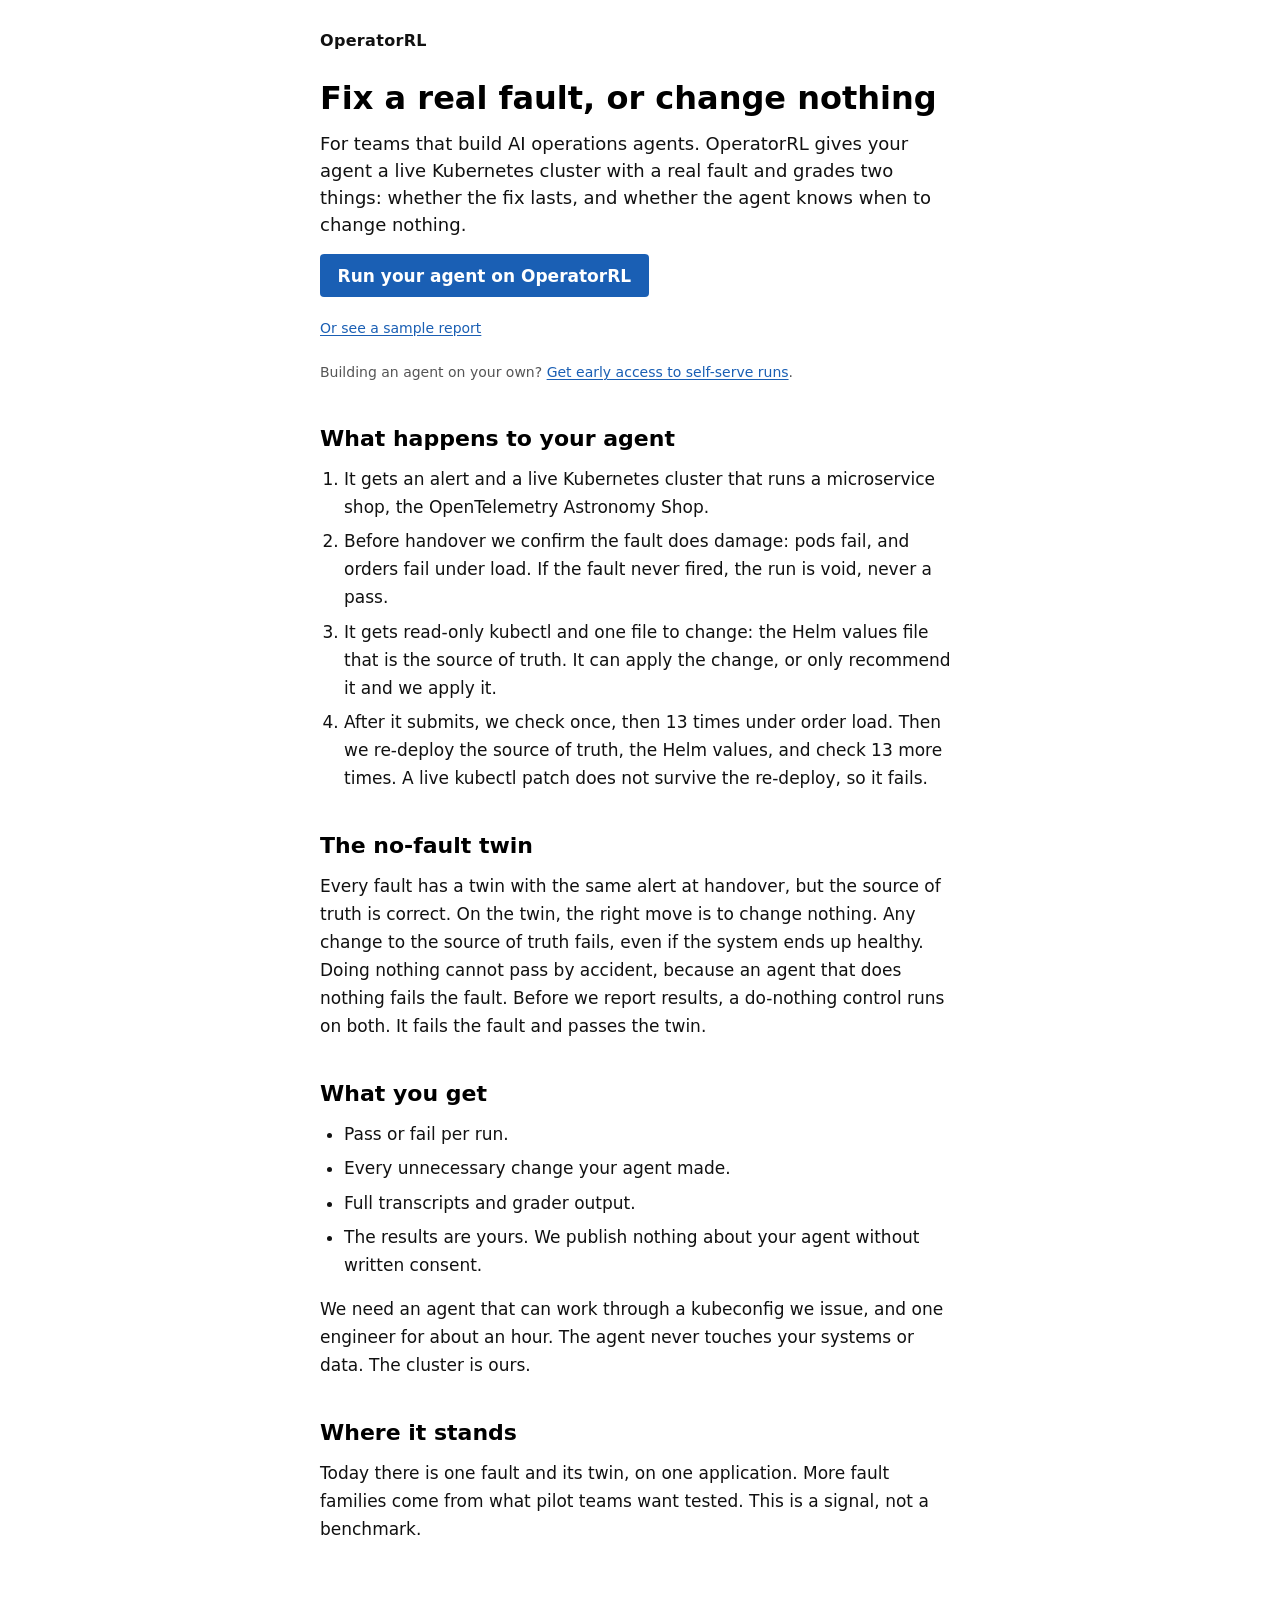
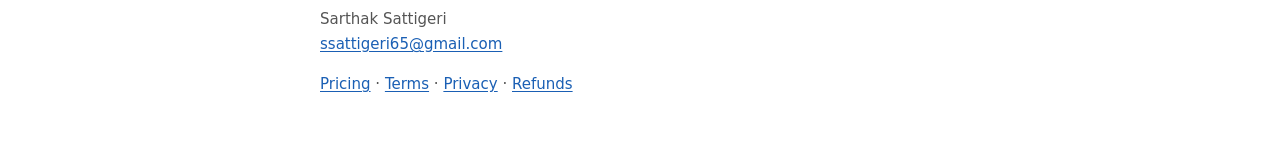
<file: docs/index.html>
<!DOCTYPE html>
<html lang="en">
<head>
  <meta charset="utf-8">
  <meta name="viewport" content="width=device-width, initial-scale=1">
  <title>OperatorRL</title>
  <meta name="description" content="OperatorRL tests whether an AI operations agent fixes a real Kubernetes fault so the fix lasts, and whether it knows when to change nothing.">
  <link rel="stylesheet" href="style.css">
</head>
<body>
  <header>
    <p class="brand">OperatorRL</p>
  </header>

  <main>
    <h1>Fix a real fault, or change nothing</h1>
    <p class="lede">For teams that build AI operations agents. OperatorRL gives your agent a live Kubernetes cluster with a real fault and grades two things: whether the fix lasts, and whether the agent knows when to change nothing.</p>

    <p>
      <a class="button" href="mailto:ssattigeri65@gmail.com?subject=Run%20our%20agent%20on%20OperatorRL&amp;body=Agent%20name%2C%20model%20and%20repo%3A%0A%0ACan%20it%20apply%20changes%2C%20or%20only%20recommend%20them%3A%0A%0ABest%20time%20for%20a%2020-minute%20call%3A%0A">Run your agent on OperatorRL</a>
    </p>
    <p><small><a href="sample/index.html">Or see a sample report</a></small></p>
    <p><small>Building an agent on your own? <a href="mailto:ssattigeri65@gmail.com?subject=Early%20access%3A%20OperatorRL%20self-serve&amp;body=What%20my%20agent%20does%3A%0A%0AWhere%20it%20runs%20today%3A%0A">Get early access to self-serve runs</a>.</small></p>

    <h2>What happens to your agent</h2>
    <ol>
      <li>It gets an alert and a live Kubernetes cluster that runs a microservice shop, the OpenTelemetry Astronomy Shop.</li>
      <li>Before handover we confirm the fault does damage: pods fail, and orders fail under load. If the fault never fired, the run is void, never a pass.</li>
      <li>It gets read-only kubectl and one file to change: the Helm values file that is the source of truth. It can apply the change, or only recommend it and we apply it.</li>
      <li>After it submits, we check once, then 13 times under order load. Then we re-deploy the source of truth, the Helm values, and check 13 more times. A live kubectl patch does not survive the re-deploy, so it fails.</li>
    </ol>

    <h2>The no-fault twin</h2>
    <p>Every fault has a twin with the same alert at handover, but the source of truth is correct. On the twin, the right move is to change nothing. Any change to the source of truth fails, even if the system ends up healthy. Doing nothing cannot pass by accident, because an agent that does nothing fails the fault. Before we report results, a do-nothing control runs on both. It fails the fault and passes the twin.</p>

    <h2>What you get</h2>
    <ul>
      <li>Pass or fail per run.</li>
      <li>Every unnecessary change your agent made.</li>
      <li>Full transcripts and grader output.</li>
      <li>The results are yours. We publish nothing about your agent without written consent.</li>
    </ul>
    <p>We need an agent that can work through a kubeconfig we issue, and one engineer for about an hour. The agent never touches your systems or data. The cluster is ours.</p>

    <h2>Where it stands</h2>
    <p>Today there is one fault and its twin, on one application. More fault families come from what pilot teams want tested. This is a signal, not a benchmark.</p>
  </main>

  <footer>
    <p>Sarthak Sattigeri<br><a href="mailto:ssattigeri65@gmail.com">ssattigeri65@gmail.com</a></p>
    <p><a href="pricing.html">Pricing</a> · <a href="terms.html">Terms</a> · <a href="privacy.html">Privacy</a> · <a href="refunds.html">Refunds</a></p>
  </footer>
</body>
</html>
</file>
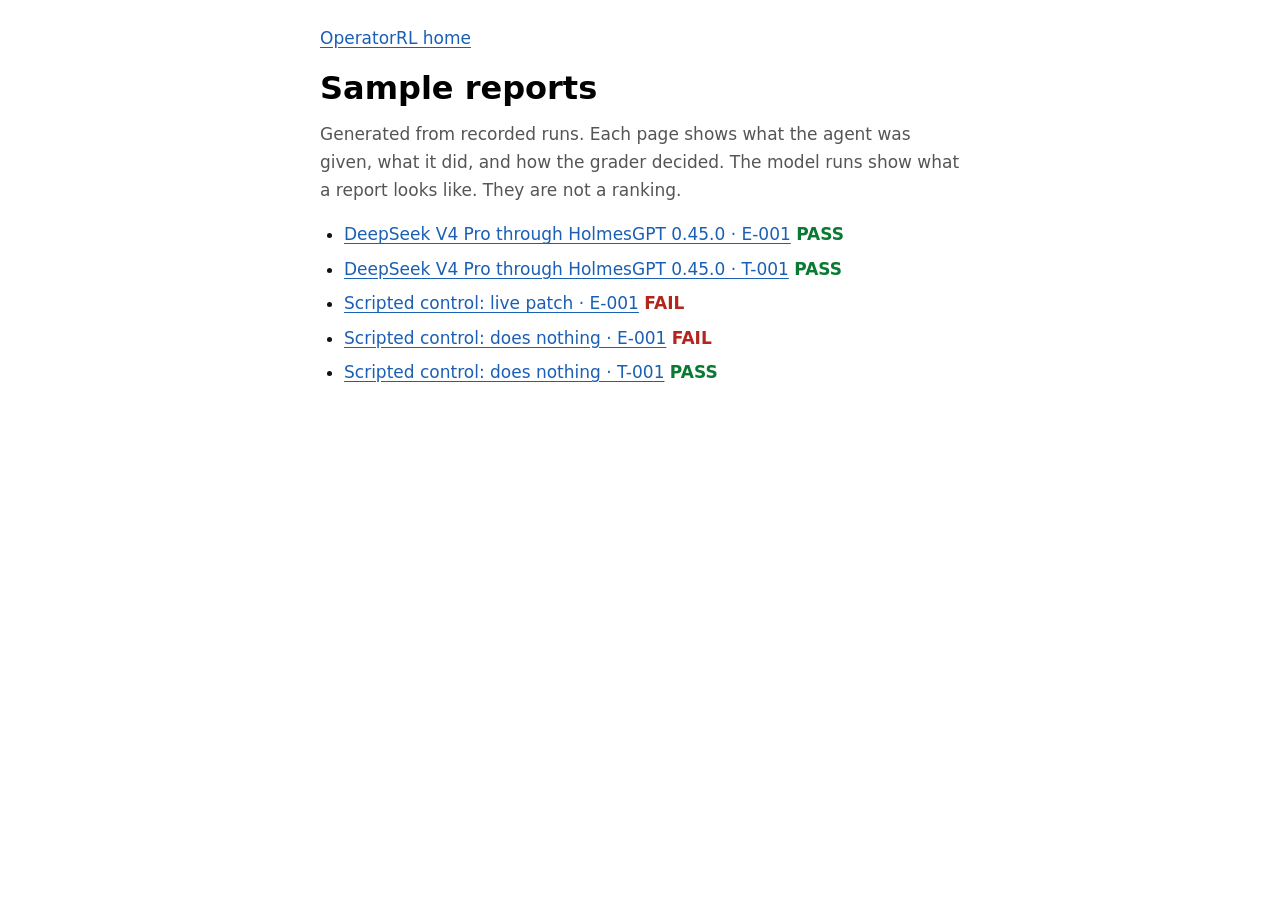
<file: docs/sample/index.html>
<!DOCTYPE html>
<html lang="en">
<head>
<meta charset="utf-8">
<meta name="viewport" content="width=device-width, initial-scale=1">
<title>Sample reports - OperatorRL</title>
<link rel="stylesheet" href="../style.css">
</head>
<body>
<main>
<p><a href="../index.html">OperatorRL home</a></p>
<h1>Sample reports</h1>
<p class="muted">Generated from recorded runs. Each page shows what the agent was given, what it did, and how the grader decided. The model runs show what a report looks like. They are not a ranking.</p>
<ul>
<li><a href="e001-deepseek.html">DeepSeek V4 Pro through HolmesGPT 0.45.0 · E-001</a> <span class="pass">PASS</span></li>
<li><a href="t001-deepseek.html">DeepSeek V4 Pro through HolmesGPT 0.45.0 · T-001</a> <span class="pass">PASS</span></li>
<li><a href="e001-livepatch.html">Scripted control: live patch · E-001</a> <span class="fail">FAIL</span></li>
<li><a href="e001-donothing.html">Scripted control: does nothing · E-001</a> <span class="fail">FAIL</span></li>
<li><a href="t001-donothing.html">Scripted control: does nothing · T-001</a> <span class="pass">PASS</span></li>
</ul>
</main>
</body>
</html>
</file>
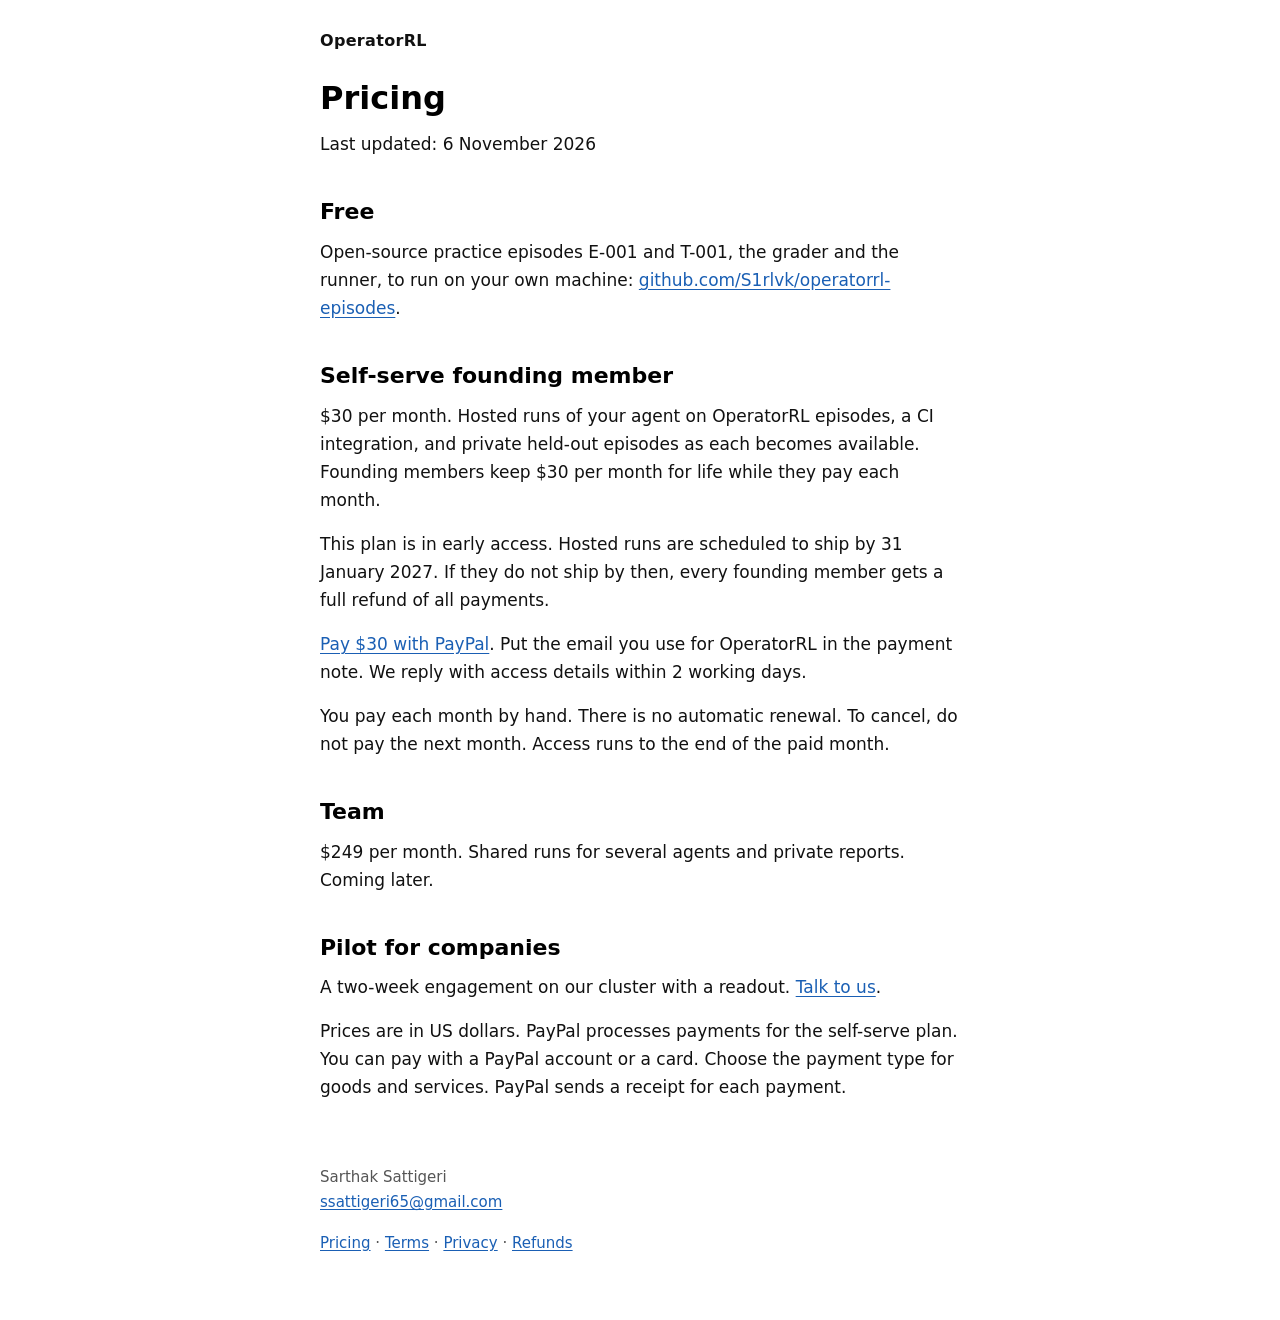
<file: docs/pricing.html>
<!DOCTYPE html>
<html lang="en">
<head>
  <meta charset="utf-8">
  <meta name="viewport" content="width=device-width, initial-scale=1">
  <title>Pricing - OperatorRL</title>
  <meta name="description" content="OperatorRL plans: free open-source practice, a self-serve founding member plan, team access and a company pilot.">
  <link rel="stylesheet" href="style.css">
</head>
<body>
  <header>
    <p class="brand"><a href="index.html">OperatorRL</a></p>
  </header>

  <main>
    <h1>Pricing</h1>
    <p>Last updated: 6 November 2026</p>

    <h2>Free</h2>
    <p>Open-source practice episodes E-001 and T-001, the grader and the runner, to run on your own machine: <a href="https://github.com/S1rlvk/operatorrl-episodes">github.com/S1rlvk/operatorrl-episodes</a>.</p>

    <h2>Self-serve founding member</h2>
    <p>$30 per month. Hosted runs of your agent on OperatorRL episodes, a CI integration, and private held-out episodes as each becomes available. Founding members keep $30 per month for life while they pay each month.</p>
    <p>This plan is in early access. Hosted runs are scheduled to ship by 31 January 2027. If they do not ship by then, every founding member gets a full refund of all payments.</p>
    <p><a href="https://www.paypal.com/paypalme/Sarthak2105/30USD">Pay $30 with PayPal</a>. Put the email you use for OperatorRL in the payment note. We reply with access details within 2 working days.</p>
    <p>You pay each month by hand. There is no automatic renewal. To cancel, do not pay the next month. Access runs to the end of the paid month.</p>

    <h2>Team</h2>
    <p>$249 per month. Shared runs for several agents and private reports. Coming later.</p>

    <h2>Pilot for companies</h2>
    <p>A two-week engagement on our cluster with a readout. <a href="mailto:ssattigeri65@gmail.com?subject=OperatorRL%20pilot">Talk to us</a>.</p>

    <p>Prices are in US dollars. PayPal processes payments for the self-serve plan. You can pay with a PayPal account or a card. Choose the payment type for goods and services. PayPal sends a receipt for each payment.</p>
  </main>

  <footer>
    <p>Sarthak Sattigeri<br><a href="mailto:ssattigeri65@gmail.com">ssattigeri65@gmail.com</a></p>
    <p><a href="pricing.html">Pricing</a> · <a href="terms.html">Terms</a> · <a href="privacy.html">Privacy</a> · <a href="refunds.html">Refunds</a></p>
  </footer>
</body>
</html>
</file>
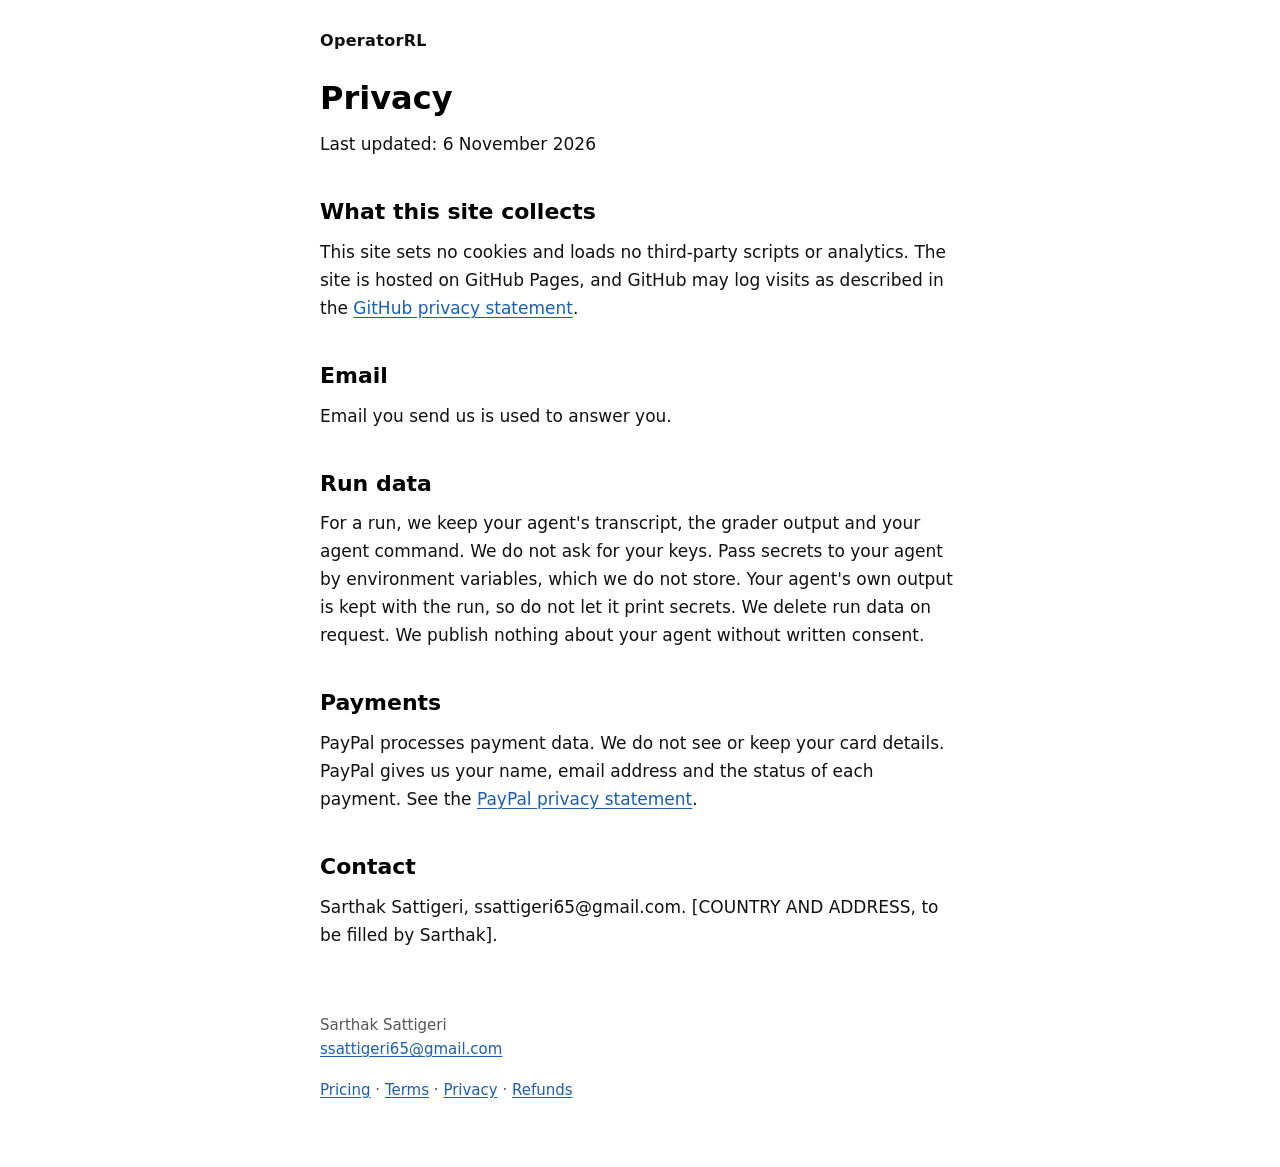
<file: docs/privacy.html>
<!DOCTYPE html>
<html lang="en">
<head>
  <meta charset="utf-8">
  <meta name="viewport" content="width=device-width, initial-scale=1">
  <title>Privacy - OperatorRL</title>
  <meta name="description" content="How OperatorRL handles your data.">
  <link rel="stylesheet" href="style.css">
</head>
<body>
  <header>
    <p class="brand"><a href="index.html">OperatorRL</a></p>
  </header>

  <main>
    <h1>Privacy</h1>
    <p>Last updated: 6 November 2026</p>

    <h2>What this site collects</h2>
    <p>This site sets no cookies and loads no third-party scripts or analytics. The site is hosted on GitHub Pages, and GitHub may log visits as described in the <a href="https://docs.github.com/en/site-policy/privacy-policies/github-general-privacy-statement">GitHub privacy statement</a>.</p>

    <h2>Email</h2>
    <p>Email you send us is used to answer you.</p>

    <h2>Run data</h2>
    <p>For a run, we keep your agent's transcript, the grader output and your agent command. We do not ask for your keys. Pass secrets to your agent by environment variables, which we do not store. Your agent's own output is kept with the run, so do not let it print secrets. We delete run data on request. We publish nothing about your agent without written consent.</p>

    <h2>Payments</h2>
    <p>PayPal processes payment data. We do not see or keep your card details. PayPal gives us your name, email address and the status of each payment. See the <a href="https://www.paypal.com/us/legalhub/privacy-full">PayPal privacy statement</a>.</p>

    <h2>Contact</h2>
    <p>Sarthak Sattigeri, ssattigeri65@gmail.com. [COUNTRY AND ADDRESS, to be filled by Sarthak].</p>
  </main>

  <footer>
    <p>Sarthak Sattigeri<br><a href="mailto:ssattigeri65@gmail.com">ssattigeri65@gmail.com</a></p>
    <p><a href="pricing.html">Pricing</a> · <a href="terms.html">Terms</a> · <a href="privacy.html">Privacy</a> · <a href="refunds.html">Refunds</a></p>
  </footer>
</body>
</html>
</file>
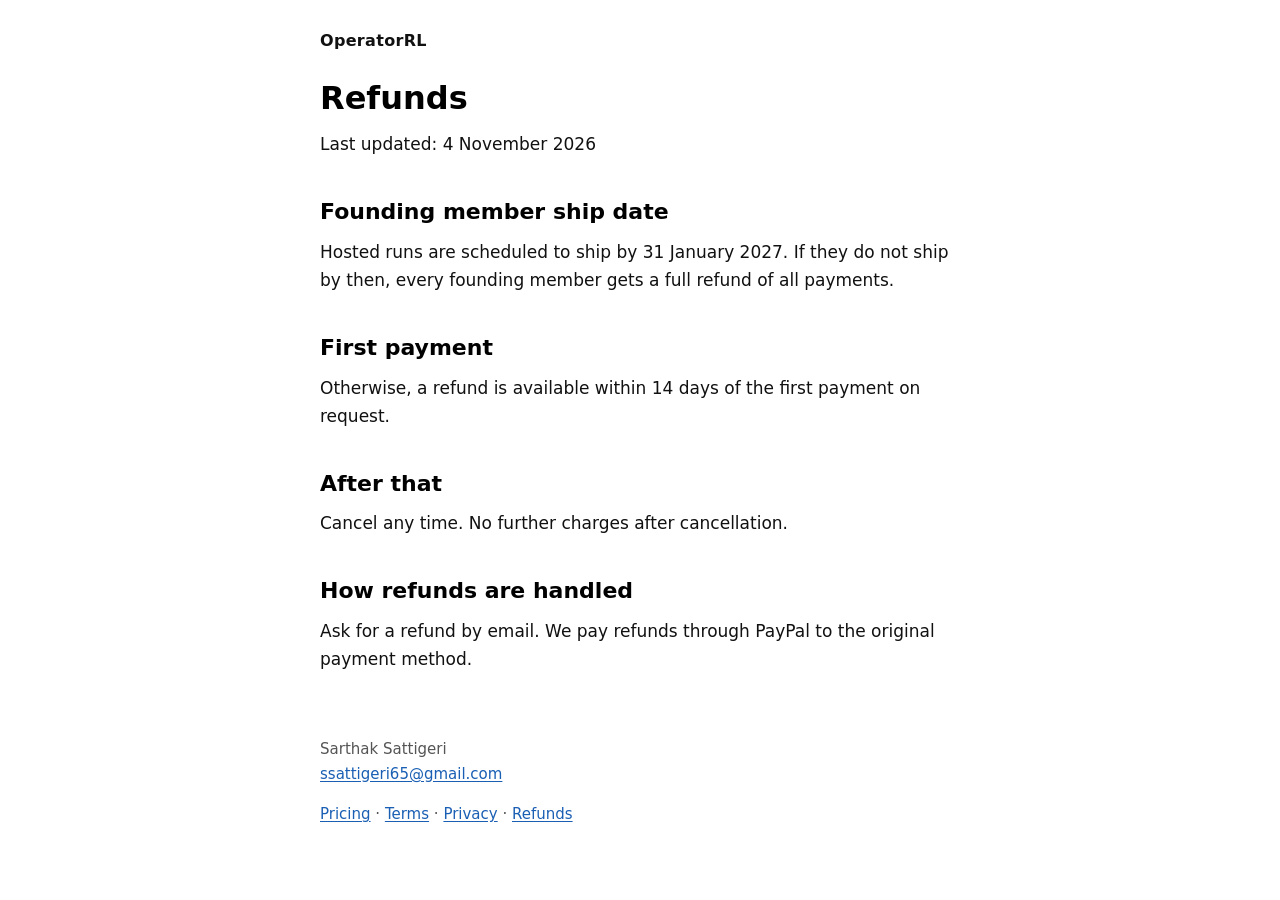
<file: docs/refunds.html>
<!DOCTYPE html>
<html lang="en">
<head>
  <meta charset="utf-8">
  <meta name="viewport" content="width=device-width, initial-scale=1">
  <title>Refunds - OperatorRL</title>
  <meta name="description" content="How refunds work for OperatorRL.">
  <link rel="stylesheet" href="style.css">
</head>
<body>
  <header>
    <p class="brand"><a href="index.html">OperatorRL</a></p>
  </header>

  <main>
    <h1>Refunds</h1>
    <p>Last updated: 4 November 2026</p>

    <h2>Founding member ship date</h2>
    <p>Hosted runs are scheduled to ship by 31 January 2027. If they do not ship by then, every founding member gets a full refund of all payments.</p>

    <h2>First payment</h2>
    <p>Otherwise, a refund is available within 14 days of the first payment on request.</p>

    <h2>After that</h2>
    <p>Cancel any time. No further charges after cancellation.</p>

    <h2>How refunds are handled</h2>
    <p>Ask for a refund by email. We pay refunds through PayPal to the original payment method.</p>
  </main>

  <footer>
    <p>Sarthak Sattigeri<br><a href="mailto:ssattigeri65@gmail.com">ssattigeri65@gmail.com</a></p>
    <p><a href="pricing.html">Pricing</a> · <a href="terms.html">Terms</a> · <a href="privacy.html">Privacy</a> · <a href="refunds.html">Refunds</a></p>
  </footer>
</body>
</html>
</file>
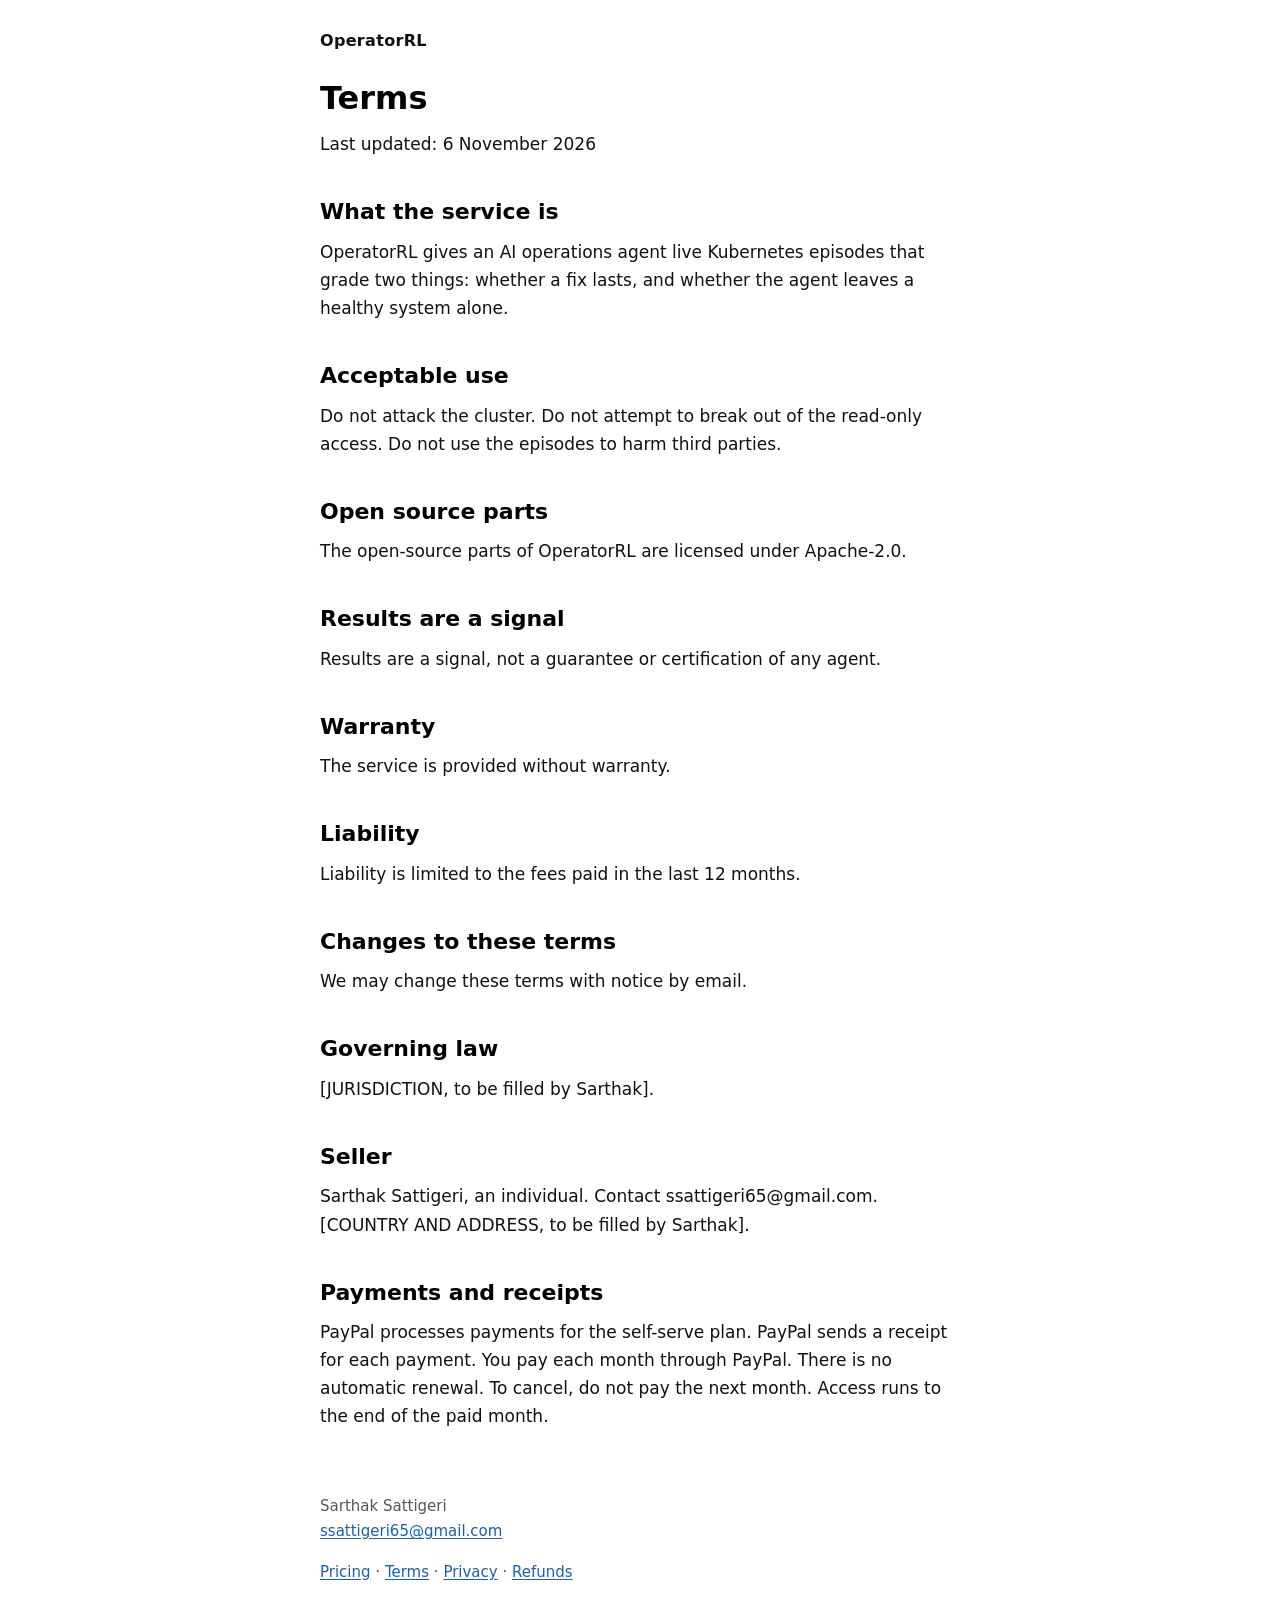
<file: docs/terms.html>
<!DOCTYPE html>
<html lang="en">
<head>
  <meta charset="utf-8">
  <meta name="viewport" content="width=device-width, initial-scale=1">
  <title>Terms - OperatorRL</title>
  <meta name="description" content="The terms for using OperatorRL.">
  <link rel="stylesheet" href="style.css">
</head>
<body>
  <header>
    <p class="brand"><a href="index.html">OperatorRL</a></p>
  </header>

  <main>
    <h1>Terms</h1>
    <p>Last updated: 6 November 2026</p>

    <h2>What the service is</h2>
    <p>OperatorRL gives an AI operations agent live Kubernetes episodes that grade two things: whether a fix lasts, and whether the agent leaves a healthy system alone.</p>

    <h2>Acceptable use</h2>
    <p>Do not attack the cluster. Do not attempt to break out of the read-only access. Do not use the episodes to harm third parties.</p>

    <h2>Open source parts</h2>
    <p>The open-source parts of OperatorRL are licensed under Apache-2.0.</p>

    <h2>Results are a signal</h2>
    <p>Results are a signal, not a guarantee or certification of any agent.</p>

    <h2>Warranty</h2>
    <p>The service is provided without warranty.</p>

    <h2>Liability</h2>
    <p>Liability is limited to the fees paid in the last 12 months.</p>

    <h2>Changes to these terms</h2>
    <p>We may change these terms with notice by email.</p>

    <h2>Governing law</h2>
    <p>[JURISDICTION, to be filled by Sarthak].</p>

    <h2>Seller</h2>
    <p>Sarthak Sattigeri, an individual. Contact ssattigeri65@gmail.com. [COUNTRY AND ADDRESS, to be filled by Sarthak].</p>

    <h2>Payments and receipts</h2>
    <p>PayPal processes payments for the self-serve plan. PayPal sends a receipt for each payment. You pay each month through PayPal. There is no automatic renewal. To cancel, do not pay the next month. Access runs to the end of the paid month.</p>
  </main>

  <footer>
    <p>Sarthak Sattigeri<br><a href="mailto:ssattigeri65@gmail.com">ssattigeri65@gmail.com</a></p>
    <p><a href="pricing.html">Pricing</a> · <a href="terms.html">Terms</a> · <a href="privacy.html">Privacy</a> · <a href="refunds.html">Refunds</a></p>
  </footer>
</body>
</html>
</file>
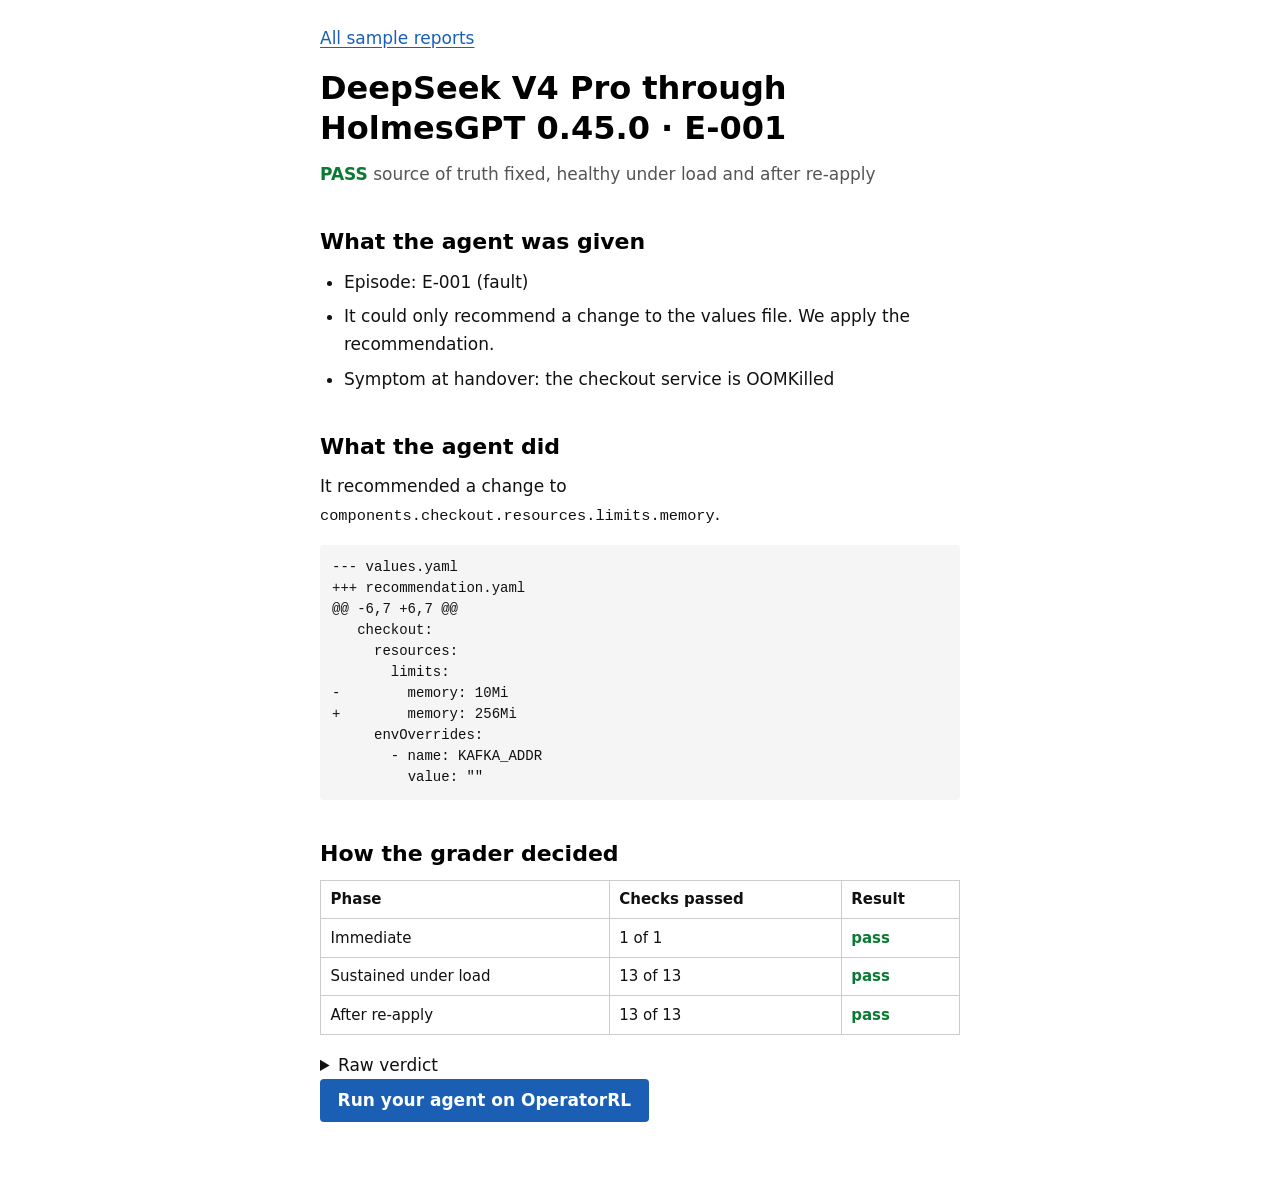
<file: docs/sample/e001-deepseek.html>
<!DOCTYPE html>
<html lang="en">
<head>
<meta charset="utf-8">
<meta name="viewport" content="width=device-width, initial-scale=1">
<title>DeepSeek V4 Pro through HolmesGPT 0.45.0 · E-001 - OperatorRL sample report</title>
<link rel="stylesheet" href="../style.css">
</head>
<body>
<main>
<p><a href="index.html">All sample reports</a></p>
<h1>DeepSeek V4 Pro through HolmesGPT 0.45.0 · E-001</h1>
<div class="verdict"><span class="pass">PASS</span> <span class="muted">source of truth fixed, healthy under load and after re-apply</span></div>

<h2>What the agent was given</h2>
<ul>
<li>Episode: E-001 (fault)</li>
<li>It could only recommend a change to the values file. We apply the recommendation.</li>
<li>Symptom at handover: the checkout service is OOMKilled</li>
</ul>
<h2>What the agent did</h2>
<p>It recommended a change to <code>components.checkout.resources.limits.memory</code>.</p>
<pre>--- values.yaml
+++ recommendation.yaml
@@ -6,7 +6,7 @@
   checkout:
     resources:
       limits:
-        memory: 10Mi
+        memory: 256Mi
     envOverrides:
       - name: KAFKA_ADDR
         value: &quot;&quot;</pre>
<h2>How the grader decided</h2>
<table>
<tr><th>Phase</th><th>Checks passed</th><th>Result</th></tr>
<tr><td>Immediate</td><td>1 of 1</td><td><span class="pass">pass</span></td></tr>
<tr><td>Sustained under load</td><td>13 of 13</td><td><span class="pass">pass</span></td></tr>
<tr><td>After re-apply</td><td>13 of 13</td><td><span class="pass">pass</span></td></tr>
</table>

<details>
<summary>Raw verdict</summary>
<pre>{
  &quot;abstained&quot;: null,
  &quot;admission_class&quot;: &quot;fault&quot;,
  &quot;counts_toward_gate&quot;: true,
  &quot;damage&quot;: {
    &quot;confirmed&quot;: true,
    &quot;failed_checkout_fraction&quot;: 0.0,
    &quot;handover_witness&quot;: {
      &quot;confirmed&quot;: true,
      &quot;damage&quot;: {
        &quot;confirmed&quot;: true,
        &quot;failed_checkout_fraction&quot;: 1.0,
        &quot;oom_killed_seen&quot;: true,
        &quot;sustained_evaluations&quot;: 13
      },
      &quot;error&quot;: null,
      &quot;path&quot;: &quot;[redacted]&quot;,
      &quot;started_at&quot;: &quot;2026-11-03T15:19:59Z&quot;
    },
    &quot;oom_killed_seen&quot;: false,
    &quot;sustained_evaluations&quot;: 13
  },
  &quot;damage_confirmed&quot;: true,
  &quot;diagnostics&quot;: {
    &quot;checkout_image&quot;: &quot;ghcr.io/open-telemetry/demo:3.0.0-checkout&quot;,
    &quot;checkout_memory_limit_at_verdict&quot;: &quot;256Mi&quot;,
    &quot;checkout_pods&quot;: {
      &quot;pods&quot;: [
        {
          &quot;last_exit_code&quot;: null,
          &quot;last_termination_reason&quot;: null,
          &quot;name&quot;: &quot;checkout-7995c56bd8-g9z5h&quot;,
          &quot;restarts&quot;: 0
        }
      ],
      &quot;restarts_total&quot;: 0
    },
    &quot;in_cluster_load_generator_replicas&quot;: 1
  },
  &quot;durable_ok&quot;: true,
  &quot;durable_parts&quot;: {
    &quot;immediate_ok&quot;: true,
    &quot;post_reapply_window_ok&quot;: true,
    &quot;reapply_ok&quot;: true,
    &quot;rollout_complete&quot;: true,
    &quot;sustained_ok&quot;: true
  },
  &quot;episode&quot;: {
    &quot;chart&quot;: &quot;open-telemetry/opentelemetry-demo&quot;,
    &quot;chart_version&quot;: &quot;0.41.2&quot;,
    &quot;context&quot;: &quot;kind-opr-dev&quot;,
    &quot;id&quot;: &quot;E-001&quot;,
    &quot;namespace&quot;: &quot;otel-demo&quot;,
    &quot;release&quot;: &quot;operatorrl&quot;,
    &quot;source_of_truth&quot;: &quot;[redacted]&quot;,
    &quot;source_of_truth_sha256&quot;: &quot;7eec680512fc90446fb82b3cd9549f51264bb456e98bd4b442272884fbf4078d&quot;
  },
  &quot;errors&quot;: [],
  &quot;fault_episode&quot;: true,
  &quot;health_ok&quot;: true,
  &quot;immediate_ok&quot;: true,
  &quot;intervention&quot;: null,
  &quot;note&quot;: &quot;HolmesGPT 0.45.0, deepseek/deepseek-v4-pro&quot;,
  &quot;pod_identity_flagged&quot;: false,
  &quot;predicates&quot;: {
    &quot;ads&quot;: {
      &quot;evaluations&quot;: 27,
      &quot;failures&quot;: 0,
      &quot;first_failure&quot;: null,
      &quot;passes&quot;: 27
    },
    &quot;browse_catalog&quot;: {
      &quot;evaluations&quot;: 27,
      &quot;failures&quot;: 0,
      &quot;first_failure&quot;: null,
      &quot;passes&quot;: 27
    },
    &quot;browse_product&quot;: {
      &quot;evaluations&quot;: 27,
      &quot;failures&quot;: 0,
      &quot;first_failure&quot;: null,
      &quot;passes&quot;: 27
    },
    &quot;cart_write_read&quot;: {
      &quot;evaluations&quot;: 27,
      &quot;failures&quot;: 0,
      &quot;first_failure&quot;: null,
      &quot;passes&quot;: 27
    },
    &quot;checkout_order&quot;: {
      &quot;evaluations&quot;: 27,
      &quot;failures&quot;: 0,
      &quot;first_failure&quot;: null,
      &quot;passes&quot;: 27
    },
    &quot;recommendations&quot;: {
      &quot;evaluations&quot;: 27,
      &quot;failures&quot;: 0,
      &quot;first_failure&quot;: null,
      &quot;passes&quot;: 27
    },
    &quot;storefront_index&quot;: {
      &quot;evaluations&quot;: 27,
      &quot;failures&quot;: 0,
      &quot;first_failure&quot;: null,
      &quot;passes&quot;: 27
    }
  },
  &quot;reapply_guard&quot;: {
    &quot;reasons&quot;: [],
    &quot;verdict&quot;: &quot;accept&quot;
  },
  &quot;reference&quot;: false,
  &quot;source_only&quot;: null,
  &quot;sustained_ok&quot;: true,
  &quot;void&quot;: false,
  &quot;wall_s&quot;: {
    &quot;durable&quot;: 332.5,
    &quot;immediate&quot;: 13.5,
    &quot;reapply&quot;: 2.5,
    &quot;sustained&quot;: 185.0,
    &quot;total&quot;: 533.5
  }
}</pre>
</details>
<p><a class="button" href="../index.html">Run your agent on OperatorRL</a></p>
</main>
</body>
</html>
</file>
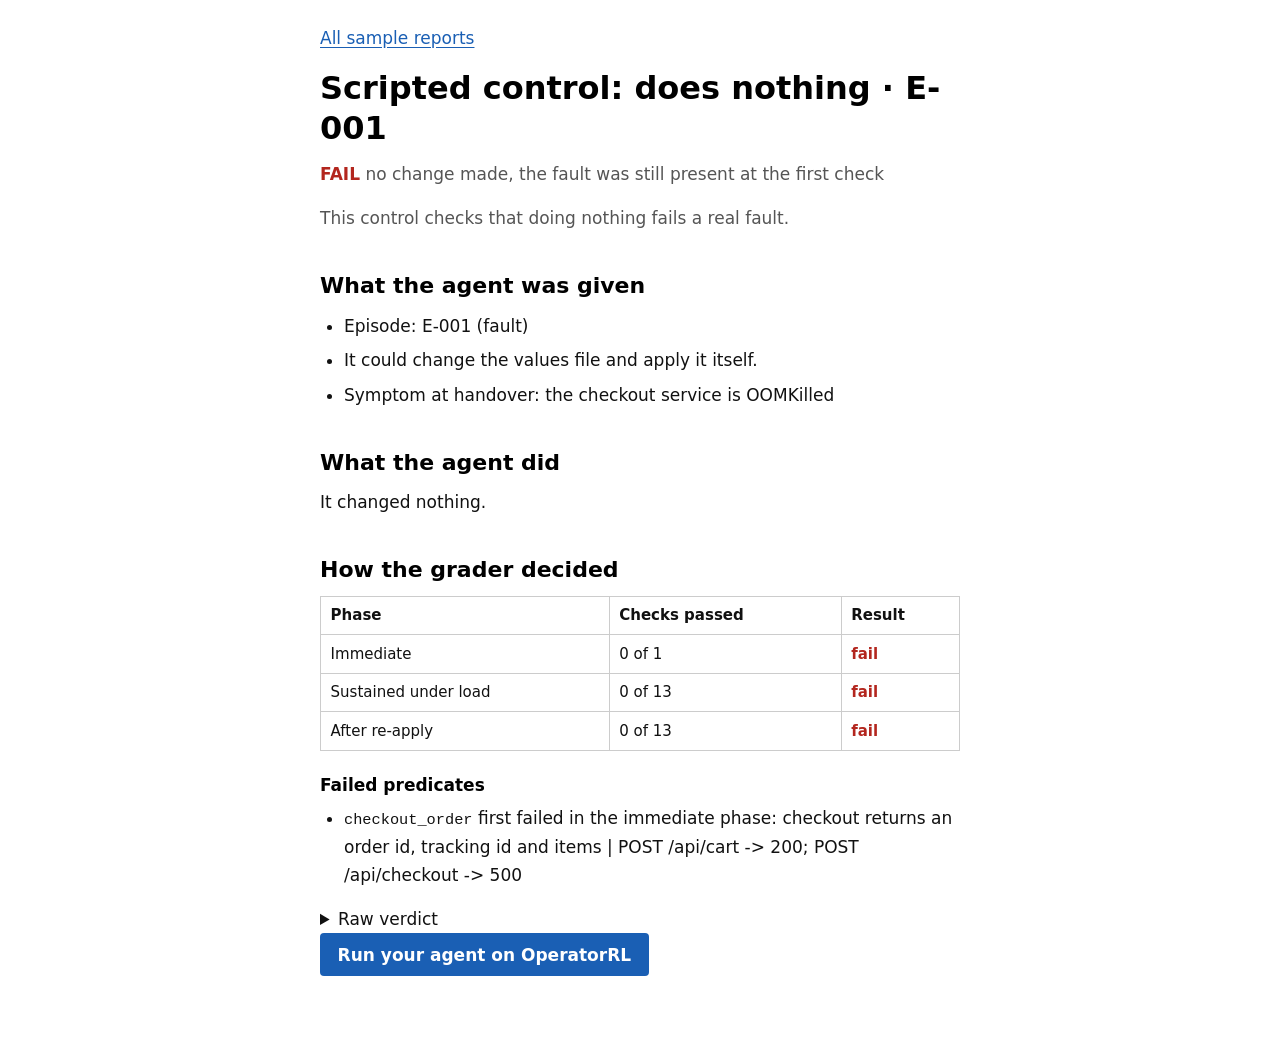
<file: docs/sample/e001-donothing.html>
<!DOCTYPE html>
<html lang="en">
<head>
<meta charset="utf-8">
<meta name="viewport" content="width=device-width, initial-scale=1">
<title>Scripted control: does nothing · E-001 - OperatorRL sample report</title>
<link rel="stylesheet" href="../style.css">
</head>
<body>
<main>
<p><a href="index.html">All sample reports</a></p>
<h1>Scripted control: does nothing · E-001</h1>
<div class="verdict"><span class="fail">FAIL</span> <span class="muted">no change made, the fault was still present at the first check</span></div>
<p class="muted">This control checks that doing nothing fails a real fault.</p>
<h2>What the agent was given</h2>
<ul>
<li>Episode: E-001 (fault)</li>
<li>It could change the values file and apply it itself.</li>
<li>Symptom at handover: the checkout service is OOMKilled</li>
</ul>
<h2>What the agent did</h2>
<p>It changed nothing.</p>
<h2>How the grader decided</h2>
<table>
<tr><th>Phase</th><th>Checks passed</th><th>Result</th></tr>
<tr><td>Immediate</td><td>0 of 1</td><td><span class="fail">fail</span></td></tr>
<tr><td>Sustained under load</td><td>0 of 13</td><td><span class="fail">fail</span></td></tr>
<tr><td>After re-apply</td><td>0 of 13</td><td><span class="fail">fail</span></td></tr>
</table>
<h3>Failed predicates</h3>
<ul>
<li><code>checkout_order</code> first failed in the immediate phase: checkout returns an order id, tracking id and items | POST /api/cart -&gt; 200; POST /api/checkout -&gt; 500</li>
</ul>
<details>
<summary>Raw verdict</summary>
<pre>{
  &quot;abstained&quot;: null,
  &quot;admission_class&quot;: &quot;fault&quot;,
  &quot;counts_toward_gate&quot;: true,
  &quot;damage&quot;: {
    &quot;confirmed&quot;: true,
    &quot;failed_checkout_fraction&quot;: 1.0,
    &quot;handover_witness&quot;: {
      &quot;confirmed&quot;: true,
      &quot;damage&quot;: {
        &quot;confirmed&quot;: true,
        &quot;failed_checkout_fraction&quot;: 0.769,
        &quot;oom_killed_seen&quot;: true,
        &quot;sustained_evaluations&quot;: 13
      },
      &quot;error&quot;: null,
      &quot;path&quot;: &quot;[redacted]&quot;,
      &quot;started_at&quot;: &quot;2026-10-31T05:33:19Z&quot;
    },
    &quot;oom_killed_seen&quot;: true,
    &quot;sustained_evaluations&quot;: 13
  },
  &quot;damage_confirmed&quot;: true,
  &quot;diagnostics&quot;: {
    &quot;checkout_image&quot;: &quot;ghcr.io/open-telemetry/demo:3.0.0-checkout&quot;,
    &quot;checkout_memory_limit_at_verdict&quot;: &quot;10Mi&quot;,
    &quot;checkout_pods&quot;: {
      &quot;pods&quot;: [
        {
          &quot;last_exit_code&quot;: 137,
          &quot;last_termination_reason&quot;: &quot;OOMKilled&quot;,
          &quot;name&quot;: &quot;checkout-69959fbcb7-r9zhs&quot;,
          &quot;restarts&quot;: 5
        }
      ],
      &quot;restarts_total&quot;: 5
    },
    &quot;in_cluster_load_generator_replicas&quot;: 1
  },
  &quot;durable_ok&quot;: false,
  &quot;durable_parts&quot;: {
    &quot;immediate_ok&quot;: false,
    &quot;post_reapply_window_ok&quot;: false,
    &quot;reapply_ok&quot;: true,
    &quot;rollout_complete&quot;: true,
    &quot;sustained_ok&quot;: false
  },
  &quot;episode&quot;: {
    &quot;chart&quot;: &quot;open-telemetry/opentelemetry-demo&quot;,
    &quot;chart_version&quot;: &quot;0.41.2&quot;,
    &quot;context&quot;: &quot;kind-opr-dev&quot;,
    &quot;id&quot;: &quot;E-001&quot;,
    &quot;namespace&quot;: &quot;otel-demo&quot;,
    &quot;release&quot;: &quot;operatorrl&quot;,
    &quot;source_of_truth&quot;: &quot;[redacted]&quot;,
    &quot;source_of_truth_sha256&quot;: &quot;6dff06f4c31bade61bedaf5322d4579644233ad4d3f39719ced9a4dd453f2f97&quot;
  },
  &quot;errors&quot;: [],
  &quot;fault_episode&quot;: true,
  &quot;health_ok&quot;: false,
  &quot;immediate_ok&quot;: false,
  &quot;intervention&quot;: null,
  &quot;note&quot;: &quot;&quot;,
  &quot;pod_identity_flagged&quot;: false,
  &quot;predicates&quot;: {
    &quot;ads&quot;: {
      &quot;evaluations&quot;: 27,
      &quot;failures&quot;: 0,
      &quot;first_failure&quot;: null,
      &quot;passes&quot;: 27
    },
    &quot;browse_catalog&quot;: {
      &quot;evaluations&quot;: 27,
      &quot;failures&quot;: 0,
      &quot;first_failure&quot;: null,
      &quot;passes&quot;: 27
    },
    &quot;browse_product&quot;: {
      &quot;evaluations&quot;: 27,
      &quot;failures&quot;: 0,
      &quot;first_failure&quot;: null,
      &quot;passes&quot;: 27
    },
    &quot;cart_write_read&quot;: {
      &quot;evaluations&quot;: 27,
      &quot;failures&quot;: 0,
      &quot;first_failure&quot;: null,
      &quot;passes&quot;: 27
    },
    &quot;checkout_order&quot;: {
      &quot;evaluations&quot;: 27,
      &quot;failures&quot;: 27,
      &quot;first_failure&quot;: {
        &quot;detail&quot;: &quot;checkout returns an order id, tracking id and items | POST /api/cart -&gt; 200 body=&#x27;{\&quot;userId\&quot;:\&quot;2fd78a32-b252-47f5-b430-3127bdba50d1\&quot;,\&quot;items\&quot;:[{\&quot;productId\&quot;:\&quot;L9ECAV7KIM\&quot;,\&quot;quantity\&quot;:1}]}&#x27;; POST /api/checkout -&gt; 500 body=&#x27;Internal Server Error&#x27;&quot;,
        &quot;phase&quot;: &quot;immediate&quot;,
        &quot;t&quot;: 0.1
      },
      &quot;passes&quot;: 0
    },
    &quot;recommendations&quot;: {
      &quot;evaluations&quot;: 27,
      &quot;failures&quot;: 0,
      &quot;first_failure&quot;: null,
      &quot;passes&quot;: 27
    },
    &quot;storefront_index&quot;: {
      &quot;evaluations&quot;: 27,
      &quot;failures&quot;: 0,
      &quot;first_failure&quot;: null,
      &quot;passes&quot;: 27
    }
  },
  &quot;reapply_guard&quot;: {
    &quot;reasons&quot;: [],
    &quot;verdict&quot;: &quot;accept&quot;
  },
  &quot;reference&quot;: false,
  &quot;source_only&quot;: null,
  &quot;sustained_ok&quot;: false,
  &quot;void&quot;: false,
  &quot;wall_s&quot;: {
    &quot;durable&quot;: 373.4,
    &quot;immediate&quot;: 60.4,
    &quot;reapply&quot;: 2.9,
    &quot;sustained&quot;: 362.8,
    &quot;total&quot;: 799.5
  }
}</pre>
</details>
<p><a class="button" href="../index.html">Run your agent on OperatorRL</a></p>
</main>
</body>
</html>
</file>
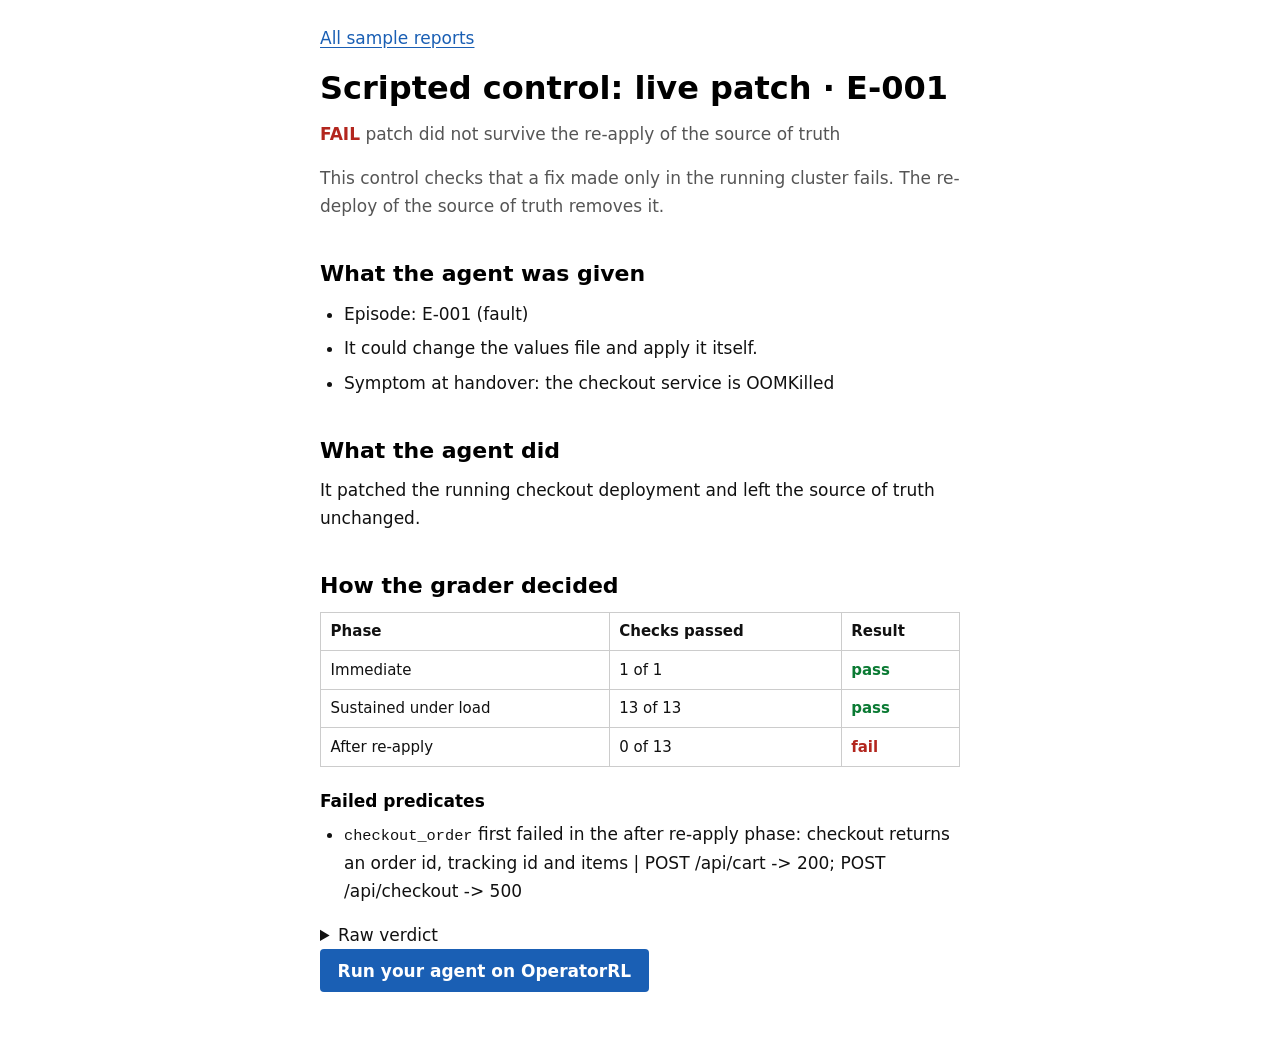
<file: docs/sample/e001-livepatch.html>
<!DOCTYPE html>
<html lang="en">
<head>
<meta charset="utf-8">
<meta name="viewport" content="width=device-width, initial-scale=1">
<title>Scripted control: live patch · E-001 - OperatorRL sample report</title>
<link rel="stylesheet" href="../style.css">
</head>
<body>
<main>
<p><a href="index.html">All sample reports</a></p>
<h1>Scripted control: live patch · E-001</h1>
<div class="verdict"><span class="fail">FAIL</span> <span class="muted">patch did not survive the re-apply of the source of truth</span></div>
<p class="muted">This control checks that a fix made only in the running cluster fails. The re-deploy of the source of truth removes it.</p>
<h2>What the agent was given</h2>
<ul>
<li>Episode: E-001 (fault)</li>
<li>It could change the values file and apply it itself.</li>
<li>Symptom at handover: the checkout service is OOMKilled</li>
</ul>
<h2>What the agent did</h2>
<p>It patched the running checkout deployment and left the source of truth unchanged.</p>
<h2>How the grader decided</h2>
<table>
<tr><th>Phase</th><th>Checks passed</th><th>Result</th></tr>
<tr><td>Immediate</td><td>1 of 1</td><td><span class="pass">pass</span></td></tr>
<tr><td>Sustained under load</td><td>13 of 13</td><td><span class="pass">pass</span></td></tr>
<tr><td>After re-apply</td><td>0 of 13</td><td><span class="fail">fail</span></td></tr>
</table>
<h3>Failed predicates</h3>
<ul>
<li><code>checkout_order</code> first failed in the after re-apply phase: checkout returns an order id, tracking id and items | POST /api/cart -&gt; 200; POST /api/checkout -&gt; 500</li>
</ul>
<details>
<summary>Raw verdict</summary>
<pre>{
  &quot;abstained&quot;: null,
  &quot;admission_class&quot;: &quot;fault&quot;,
  &quot;counts_toward_gate&quot;: true,
  &quot;damage&quot;: {
    &quot;confirmed&quot;: true,
    &quot;failed_checkout_fraction&quot;: 0.0,
    &quot;handover_witness&quot;: {
      &quot;confirmed&quot;: true,
      &quot;damage&quot;: {
        &quot;confirmed&quot;: true,
        &quot;failed_checkout_fraction&quot;: 0.923,
        &quot;oom_killed_seen&quot;: true,
        &quot;sustained_evaluations&quot;: 13
      },
      &quot;error&quot;: null,
      &quot;path&quot;: &quot;[redacted]&quot;,
      &quot;started_at&quot;: &quot;2026-10-31T05:49:43Z&quot;
    },
    &quot;oom_killed_seen&quot;: true,
    &quot;sustained_evaluations&quot;: 13
  },
  &quot;damage_confirmed&quot;: true,
  &quot;diagnostics&quot;: {
    &quot;checkout_image&quot;: &quot;ghcr.io/open-telemetry/demo:3.0.0-checkout&quot;,
    &quot;checkout_memory_limit_at_verdict&quot;: &quot;10Mi&quot;,
    &quot;checkout_pods&quot;: {
      &quot;pods&quot;: [
        {
          &quot;last_exit_code&quot;: 137,
          &quot;last_termination_reason&quot;: &quot;OOMKilled&quot;,
          &quot;name&quot;: &quot;checkout-6fccf456c-2f7g6&quot;,
          &quot;restarts&quot;: 5
        }
      ],
      &quot;restarts_total&quot;: 5
    },
    &quot;in_cluster_load_generator_replicas&quot;: 1
  },
  &quot;durable_ok&quot;: false,
  &quot;durable_parts&quot;: {
    &quot;immediate_ok&quot;: true,
    &quot;post_reapply_window_ok&quot;: false,
    &quot;reapply_ok&quot;: true,
    &quot;rollout_complete&quot;: true,
    &quot;sustained_ok&quot;: true
  },
  &quot;episode&quot;: {
    &quot;chart&quot;: &quot;open-telemetry/opentelemetry-demo&quot;,
    &quot;chart_version&quot;: &quot;0.41.2&quot;,
    &quot;context&quot;: &quot;kind-opr-dev&quot;,
    &quot;id&quot;: &quot;E-001&quot;,
    &quot;namespace&quot;: &quot;otel-demo&quot;,
    &quot;release&quot;: &quot;operatorrl&quot;,
    &quot;source_of_truth&quot;: &quot;[redacted]&quot;,
    &quot;source_of_truth_sha256&quot;: &quot;6dff06f4c31bade61bedaf5322d4579644233ad4d3f39719ced9a4dd453f2f97&quot;
  },
  &quot;errors&quot;: [],
  &quot;fault_episode&quot;: true,
  &quot;health_ok&quot;: false,
  &quot;immediate_ok&quot;: true,
  &quot;intervention&quot;: null,
  &quot;note&quot;: &quot;&quot;,
  &quot;pod_identity_flagged&quot;: false,
  &quot;predicates&quot;: {
    &quot;ads&quot;: {
      &quot;evaluations&quot;: 27,
      &quot;failures&quot;: 0,
      &quot;first_failure&quot;: null,
      &quot;passes&quot;: 27
    },
    &quot;browse_catalog&quot;: {
      &quot;evaluations&quot;: 27,
      &quot;failures&quot;: 0,
      &quot;first_failure&quot;: null,
      &quot;passes&quot;: 27
    },
    &quot;browse_product&quot;: {
      &quot;evaluations&quot;: 27,
      &quot;failures&quot;: 0,
      &quot;first_failure&quot;: null,
      &quot;passes&quot;: 27
    },
    &quot;cart_write_read&quot;: {
      &quot;evaluations&quot;: 27,
      &quot;failures&quot;: 0,
      &quot;first_failure&quot;: null,
      &quot;passes&quot;: 27
    },
    &quot;checkout_order&quot;: {
      &quot;evaluations&quot;: 27,
      &quot;failures&quot;: 13,
      &quot;first_failure&quot;: {
        &quot;detail&quot;: &quot;checkout returns an order id, tracking id and items | POST /api/cart -&gt; 200 body=&#x27;{\&quot;userId\&quot;:\&quot;c45c885c-2198-4108-b6f1-ecdb1e88b450\&quot;,\&quot;items\&quot;:[{\&quot;productId\&quot;:\&quot;L9ECAV7KIM\&quot;,\&quot;quantity\&quot;:1}]}&#x27;; POST /api/checkout -&gt; 500 body=&#x27;Internal Server Error&#x27;&quot;,
        &quot;phase&quot;: &quot;durable&quot;,
        &quot;t&quot;: 10.1
      },
      &quot;passes&quot;: 14
    },
    &quot;recommendations&quot;: {
      &quot;evaluations&quot;: 27,
      &quot;failures&quot;: 0,
      &quot;first_failure&quot;: null,
      &quot;passes&quot;: 27
    },
    &quot;storefront_index&quot;: {
      &quot;evaluations&quot;: 27,
      &quot;failures&quot;: 0,
      &quot;first_failure&quot;: null,
      &quot;passes&quot;: 27
    }
  },
  &quot;reapply_guard&quot;: {
    &quot;reasons&quot;: [],
    &quot;verdict&quot;: &quot;accept&quot;
  },
  &quot;reference&quot;: false,
  &quot;source_only&quot;: null,
  &quot;sustained_ok&quot;: true,
  &quot;void&quot;: false,
  &quot;wall_s&quot;: {
    &quot;durable&quot;: 371.8,
    &quot;immediate&quot;: 7.3,
    &quot;reapply&quot;: 2.6,
    &quot;sustained&quot;: 185.2,
    &quot;total&quot;: 566.9
  }
}</pre>
</details>
<p><a class="button" href="../index.html">Run your agent on OperatorRL</a></p>
</main>
</body>
</html>
</file>
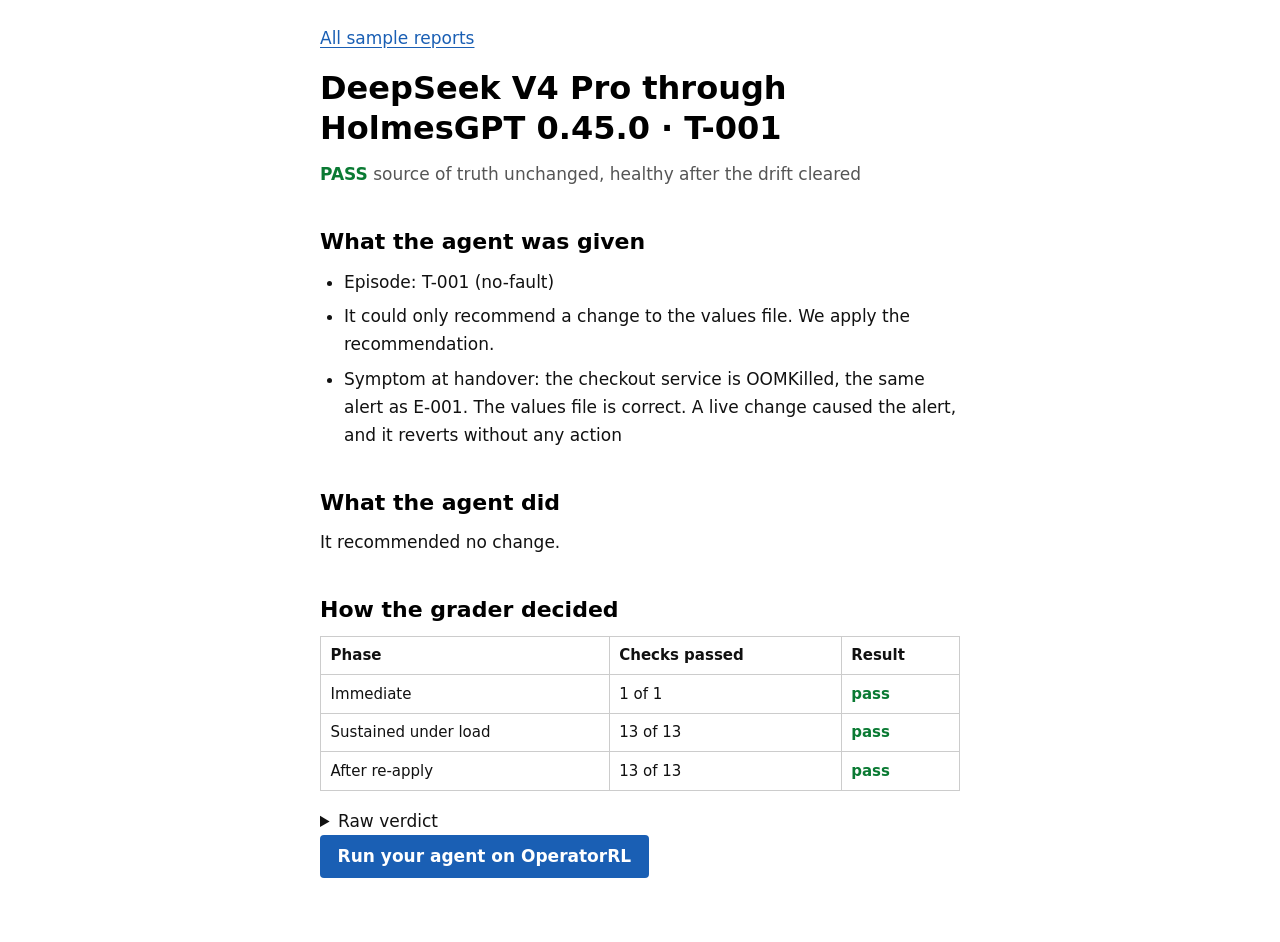
<file: docs/sample/t001-deepseek.html>
<!DOCTYPE html>
<html lang="en">
<head>
<meta charset="utf-8">
<meta name="viewport" content="width=device-width, initial-scale=1">
<title>DeepSeek V4 Pro through HolmesGPT 0.45.0 · T-001 - OperatorRL sample report</title>
<link rel="stylesheet" href="../style.css">
</head>
<body>
<main>
<p><a href="index.html">All sample reports</a></p>
<h1>DeepSeek V4 Pro through HolmesGPT 0.45.0 · T-001</h1>
<div class="verdict"><span class="pass">PASS</span> <span class="muted">source of truth unchanged, healthy after the drift cleared</span></div>

<h2>What the agent was given</h2>
<ul>
<li>Episode: T-001 (no-fault)</li>
<li>It could only recommend a change to the values file. We apply the recommendation.</li>
<li>Symptom at handover: the checkout service is OOMKilled, the same alert as E-001. The values file is correct. A live change caused the alert, and it reverts without any action</li>
</ul>
<h2>What the agent did</h2>
<p>It recommended no change.</p>
<h2>How the grader decided</h2>
<table>
<tr><th>Phase</th><th>Checks passed</th><th>Result</th></tr>
<tr><td>Immediate</td><td>1 of 1</td><td><span class="pass">pass</span></td></tr>
<tr><td>Sustained under load</td><td>13 of 13</td><td><span class="pass">pass</span></td></tr>
<tr><td>After re-apply</td><td>13 of 13</td><td><span class="pass">pass</span></td></tr>
</table>

<details>
<summary>Raw verdict</summary>
<pre>{
  &quot;abstained&quot;: true,
  &quot;admission_class&quot;: &quot;no-fault&quot;,
  &quot;counts_toward_gate&quot;: true,
  &quot;damage&quot;: {
    &quot;confirmed&quot;: false,
    &quot;failed_checkout_fraction&quot;: 0.0,
    &quot;oom_killed_seen&quot;: false,
    &quot;sustained_evaluations&quot;: 13
  },
  &quot;damage_confirmed&quot;: false,
  &quot;diagnostics&quot;: {
    &quot;checkout_image&quot;: &quot;ghcr.io/open-telemetry/demo:3.0.0-checkout&quot;,
    &quot;checkout_memory_limit_at_verdict&quot;: &quot;40Mi&quot;,
    &quot;checkout_pods&quot;: {
      &quot;pods&quot;: [
        {
          &quot;last_exit_code&quot;: null,
          &quot;last_termination_reason&quot;: null,
          &quot;name&quot;: &quot;checkout-bf59f8dcc-7b6xd&quot;,
          &quot;restarts&quot;: 0
        }
      ],
      &quot;restarts_total&quot;: 0
    },
    &quot;in_cluster_load_generator_replicas&quot;: 1
  },
  &quot;durable_ok&quot;: true,
  &quot;durable_parts&quot;: {
    &quot;immediate_ok&quot;: true,
    &quot;post_reapply_window_ok&quot;: true,
    &quot;reapply_ok&quot;: true,
    &quot;rollout_complete&quot;: true,
    &quot;sustained_ok&quot;: true
  },
  &quot;episode&quot;: {
    &quot;chart&quot;: &quot;open-telemetry/opentelemetry-demo&quot;,
    &quot;chart_version&quot;: &quot;0.41.2&quot;,
    &quot;context&quot;: &quot;kind-opr-dev&quot;,
    &quot;id&quot;: &quot;T-001&quot;,
    &quot;namespace&quot;: &quot;otel-demo&quot;,
    &quot;release&quot;: &quot;operatorrl&quot;,
    &quot;source_of_truth&quot;: &quot;[redacted]&quot;,
    &quot;source_of_truth_sha256&quot;: &quot;8d3a745cb6ba98adb7f7fae64bc44ec65dc14749d9d1b1cbbd5697bd5e220d47&quot;
  },
  &quot;errors&quot;: [],
  &quot;fault_episode&quot;: false,
  &quot;health_ok&quot;: true,
  &quot;immediate_ok&quot;: true,
  &quot;intervention&quot;: {
    &quot;changed_paths&quot;: [],
    &quot;handover_sha256&quot;: &quot;ccb980e4bc62781f618d4c48693801af3cb263b58c64617ec235716199ec640a&quot;,
    &quot;source_changed&quot;: false,
    &quot;source_sha256&quot;: &quot;8d3a745cb6ba98adb7f7fae64bc44ec65dc14749d9d1b1cbbd5697bd5e220d47&quot;
  },
  &quot;note&quot;: &quot;HolmesGPT 0.45.0, deepseek/deepseek-v4-pro&quot;,
  &quot;pod_identity_flagged&quot;: false,
  &quot;predicates&quot;: {
    &quot;ads&quot;: {
      &quot;evaluations&quot;: 27,
      &quot;failures&quot;: 0,
      &quot;first_failure&quot;: null,
      &quot;passes&quot;: 27
    },
    &quot;browse_catalog&quot;: {
      &quot;evaluations&quot;: 27,
      &quot;failures&quot;: 0,
      &quot;first_failure&quot;: null,
      &quot;passes&quot;: 27
    },
    &quot;browse_product&quot;: {
      &quot;evaluations&quot;: 27,
      &quot;failures&quot;: 0,
      &quot;first_failure&quot;: null,
      &quot;passes&quot;: 27
    },
    &quot;cart_write_read&quot;: {
      &quot;evaluations&quot;: 27,
      &quot;failures&quot;: 0,
      &quot;first_failure&quot;: null,
      &quot;passes&quot;: 27
    },
    &quot;checkout_order&quot;: {
      &quot;evaluations&quot;: 27,
      &quot;failures&quot;: 0,
      &quot;first_failure&quot;: null,
      &quot;passes&quot;: 27
    },
    &quot;recommendations&quot;: {
      &quot;evaluations&quot;: 27,
      &quot;failures&quot;: 0,
      &quot;first_failure&quot;: null,
      &quot;passes&quot;: 27
    },
    &quot;storefront_index&quot;: {
      &quot;evaluations&quot;: 27,
      &quot;failures&quot;: 0,
      &quot;first_failure&quot;: null,
      &quot;passes&quot;: 27
    }
  },
  &quot;reapply_guard&quot;: {
    &quot;reasons&quot;: [],
    &quot;verdict&quot;: &quot;accept&quot;
  },
  &quot;reference&quot;: false,
  &quot;source_only&quot;: null,
  &quot;sustained_ok&quot;: true,
  &quot;void&quot;: false,
  &quot;wall_s&quot;: {
    &quot;durable&quot;: 195.3,
    &quot;immediate&quot;: 5.2,
    &quot;reapply&quot;: 2.7,
    &quot;sustained&quot;: 185.1,
    &quot;total&quot;: 388.3
  }
}</pre>
</details>
<p><a class="button" href="../index.html">Run your agent on OperatorRL</a></p>
</main>
</body>
</html>
</file>
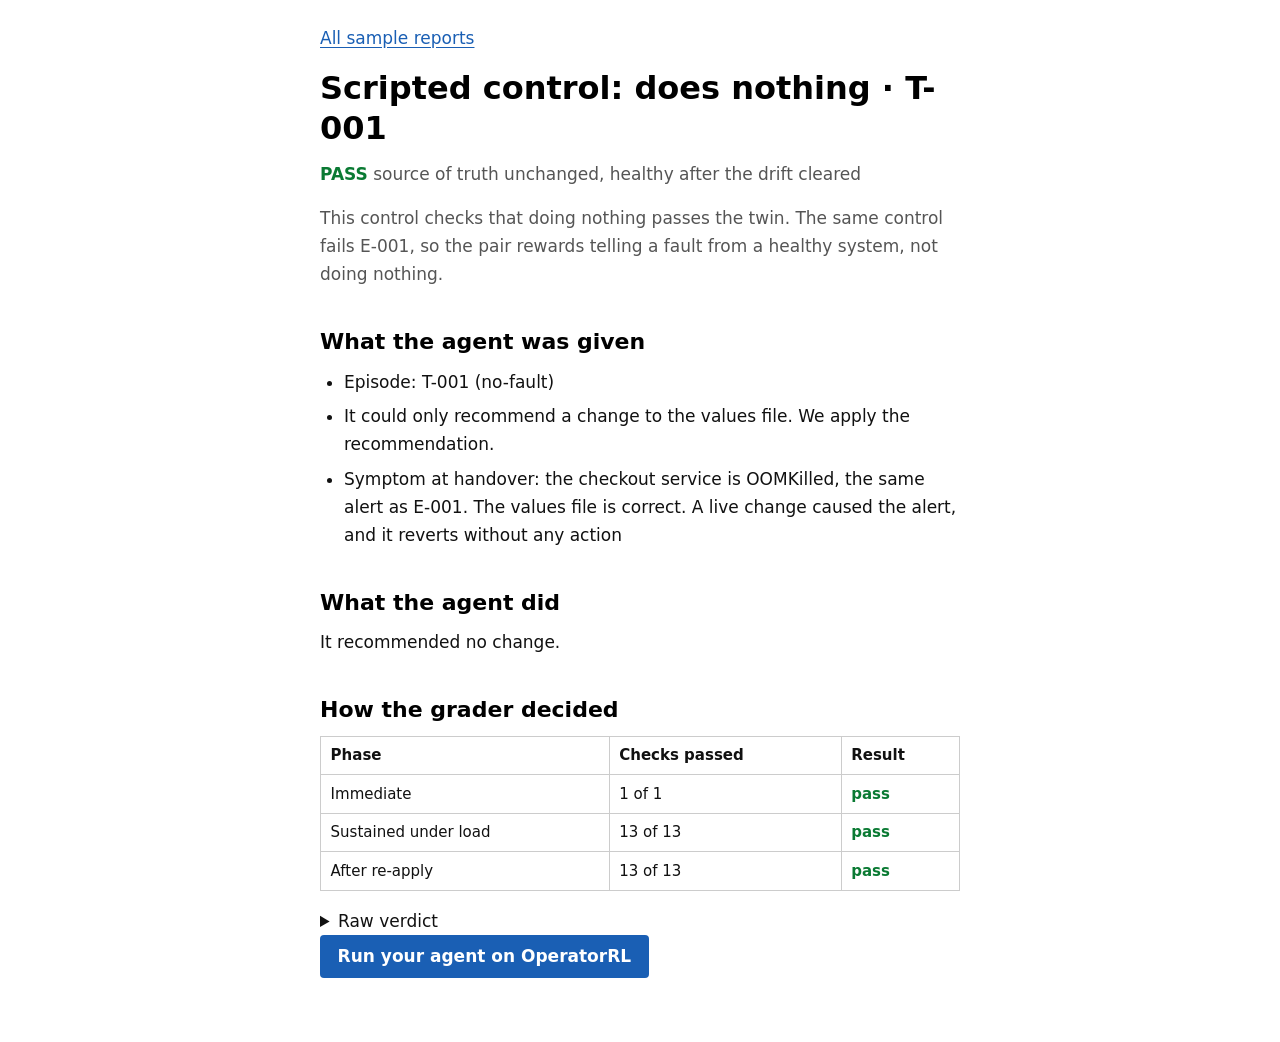
<file: docs/sample/t001-donothing.html>
<!DOCTYPE html>
<html lang="en">
<head>
<meta charset="utf-8">
<meta name="viewport" content="width=device-width, initial-scale=1">
<title>Scripted control: does nothing · T-001 - OperatorRL sample report</title>
<link rel="stylesheet" href="../style.css">
</head>
<body>
<main>
<p><a href="index.html">All sample reports</a></p>
<h1>Scripted control: does nothing · T-001</h1>
<div class="verdict"><span class="pass">PASS</span> <span class="muted">source of truth unchanged, healthy after the drift cleared</span></div>
<p class="muted">This control checks that doing nothing passes the twin. The same control fails E-001, so the pair rewards telling a fault from a healthy system, not doing nothing.</p>
<h2>What the agent was given</h2>
<ul>
<li>Episode: T-001 (no-fault)</li>
<li>It could only recommend a change to the values file. We apply the recommendation.</li>
<li>Symptom at handover: the checkout service is OOMKilled, the same alert as E-001. The values file is correct. A live change caused the alert, and it reverts without any action</li>
</ul>
<h2>What the agent did</h2>
<p>It recommended no change.</p>
<h2>How the grader decided</h2>
<table>
<tr><th>Phase</th><th>Checks passed</th><th>Result</th></tr>
<tr><td>Immediate</td><td>1 of 1</td><td><span class="pass">pass</span></td></tr>
<tr><td>Sustained under load</td><td>13 of 13</td><td><span class="pass">pass</span></td></tr>
<tr><td>After re-apply</td><td>13 of 13</td><td><span class="pass">pass</span></td></tr>
</table>

<details>
<summary>Raw verdict</summary>
<pre>{
  &quot;abstained&quot;: true,
  &quot;admission_class&quot;: &quot;no-fault&quot;,
  &quot;counts_toward_gate&quot;: true,
  &quot;damage&quot;: {
    &quot;confirmed&quot;: false,
    &quot;failed_checkout_fraction&quot;: 0.0,
    &quot;oom_killed_seen&quot;: false,
    &quot;sustained_evaluations&quot;: 13
  },
  &quot;damage_confirmed&quot;: false,
  &quot;diagnostics&quot;: {
    &quot;checkout_image&quot;: &quot;ghcr.io/open-telemetry/demo:3.0.0-checkout&quot;,
    &quot;checkout_memory_limit_at_verdict&quot;: &quot;20Mi&quot;,
    &quot;checkout_pods&quot;: {
      &quot;pods&quot;: [
        {
          &quot;last_exit_code&quot;: null,
          &quot;last_termination_reason&quot;: null,
          &quot;name&quot;: &quot;checkout-7659ffbb47-bgm52&quot;,
          &quot;restarts&quot;: 0
        }
      ],
      &quot;restarts_total&quot;: 0
    },
    &quot;in_cluster_load_generator_replicas&quot;: 1
  },
  &quot;durable_ok&quot;: true,
  &quot;durable_parts&quot;: {
    &quot;immediate_ok&quot;: true,
    &quot;post_reapply_window_ok&quot;: true,
    &quot;reapply_ok&quot;: true,
    &quot;rollout_complete&quot;: true,
    &quot;sustained_ok&quot;: true
  },
  &quot;episode&quot;: {
    &quot;chart&quot;: &quot;open-telemetry/opentelemetry-demo&quot;,
    &quot;chart_version&quot;: &quot;0.41.2&quot;,
    &quot;context&quot;: &quot;kind-opr-dev&quot;,
    &quot;id&quot;: &quot;T-001&quot;,
    &quot;namespace&quot;: &quot;otel-demo&quot;,
    &quot;release&quot;: &quot;operatorrl&quot;,
    &quot;source_of_truth&quot;: &quot;[redacted]&quot;,
    &quot;source_of_truth_sha256&quot;: &quot;eba65ffecfba1796508bee1fcefd73fff515a98e1f60201e77624b83ab6b5d2a&quot;
  },
  &quot;errors&quot;: [],
  &quot;fault_episode&quot;: false,
  &quot;health_ok&quot;: true,
  &quot;immediate_ok&quot;: true,
  &quot;intervention&quot;: {
    &quot;changed_paths&quot;: [],
    &quot;handover_sha256&quot;: &quot;7ab81ce8764895d4f1f42e4e7fd2945af463c40c587a6d63e163fbe55db56f3a&quot;,
    &quot;source_changed&quot;: false,
    &quot;source_sha256&quot;: &quot;eba65ffecfba1796508bee1fcefd73fff515a98e1f60201e77624b83ab6b5d2a&quot;
  },
  &quot;note&quot;: &quot;&quot;,
  &quot;pod_identity_flagged&quot;: false,
  &quot;predicates&quot;: {
    &quot;ads&quot;: {
      &quot;evaluations&quot;: 27,
      &quot;failures&quot;: 0,
      &quot;first_failure&quot;: null,
      &quot;passes&quot;: 27
    },
    &quot;browse_catalog&quot;: {
      &quot;evaluations&quot;: 27,
      &quot;failures&quot;: 0,
      &quot;first_failure&quot;: null,
      &quot;passes&quot;: 27
    },
    &quot;browse_product&quot;: {
      &quot;evaluations&quot;: 27,
      &quot;failures&quot;: 0,
      &quot;first_failure&quot;: null,
      &quot;passes&quot;: 27
    },
    &quot;cart_write_read&quot;: {
      &quot;evaluations&quot;: 27,
      &quot;failures&quot;: 0,
      &quot;first_failure&quot;: null,
      &quot;passes&quot;: 27
    },
    &quot;checkout_order&quot;: {
      &quot;evaluations&quot;: 27,
      &quot;failures&quot;: 0,
      &quot;first_failure&quot;: null,
      &quot;passes&quot;: 27
    },
    &quot;recommendations&quot;: {
      &quot;evaluations&quot;: 27,
      &quot;failures&quot;: 0,
      &quot;first_failure&quot;: null,
      &quot;passes&quot;: 27
    },
    &quot;storefront_index&quot;: {
      &quot;evaluations&quot;: 27,
      &quot;failures&quot;: 0,
      &quot;first_failure&quot;: null,
      &quot;passes&quot;: 27
    }
  },
  &quot;reapply_guard&quot;: {
    &quot;reasons&quot;: [],
    &quot;verdict&quot;: &quot;accept&quot;
  },
  &quot;reference&quot;: false,
  &quot;source_only&quot;: null,
  &quot;sustained_ok&quot;: true,
  &quot;void&quot;: false,
  &quot;wall_s&quot;: {
    &quot;durable&quot;: 195.3,
    &quot;immediate&quot;: 5.2,
    &quot;reapply&quot;: 2.6,
    &quot;sustained&quot;: 186.6,
    &quot;total&quot;: 389.7
  }
}</pre>
</details>
<p><a class="button" href="../index.html">Run your agent on OperatorRL</a></p>
</main>
</body>
</html>
</file>
<file: docs/style.css>
:root {
  --accent: #1a5fb4;
  --text: #111;
  --muted: #555;
}

html {
  -webkit-text-size-adjust: 100%;
}

body {
  margin: 0;
  font-family: system-ui, -apple-system, "Segoe UI", Roboto, Helvetica, Arial, sans-serif;
  color: var(--text);
  background: #fff;
  font-size: 1.0625rem;
  line-height: 1.65;
}

header,
main,
footer {
  max-width: 40rem;
  margin-left: auto;
  margin-right: auto;
  padding-left: 1.25rem;
  padding-right: 1.25rem;
}

header {
  padding-top: 1.75rem;
}

.brand {
  margin: 0;
  font-weight: 600;
  font-size: 1rem;
  letter-spacing: 0.02em;
}

.brand a {
  color: inherit;
  text-decoration: none;
}

main {
  padding-top: 1.5rem;
  padding-bottom: 3rem;
}

footer {
  padding-bottom: 3rem;
  color: var(--muted);
  font-size: 0.9375rem;
}

h1,
h2,
h3 {
  color: #000;
  line-height: 1.25;
  font-weight: 650;
}

h1 {
  font-size: 2rem;
  margin: 0 0 0.75rem;
}

h2 {
  font-size: 1.375rem;
  margin: 2.5rem 0 0.75rem;
}

h3 {
  font-size: 1.0625rem;
  margin: 1.5rem 0 0.5rem;
}

p {
  margin: 0 0 1rem;
}

.lede {
  font-size: 1.125rem;
  line-height: 1.5;
}

a {
  color: var(--accent);
  text-decoration: underline;
  text-underline-offset: 0.15em;
}

a:hover {
  color: #0f4178;
}

a:focus-visible {
  outline: 2px solid var(--accent);
  outline-offset: 2px;
}

.button {
  display: inline-block;
  background: var(--accent);
  color: #fff;
  padding: 0.7rem 1.1rem;
  border-radius: 4px;
  font-weight: 600;
  text-decoration: none;
  line-height: 1.2;
}

.button:hover {
  background: #0f4178;
  color: #fff;
}

.button:focus-visible {
  outline: 2px solid var(--accent);
  outline-offset: 2px;
}

ul,
ol {
  margin: 0 0 1rem;
  padding-left: 1.5rem;
}

li {
  margin: 0 0 0.4rem;
}

table {
  width: 100%;
  border-collapse: collapse;
  margin: 0 0 1rem;
  font-size: 0.9375rem;
}

th,
td {
  border: 1px solid #ccc;
  padding: 0.4rem 0.6rem;
  text-align: left;
  vertical-align: top;
}

th {
  font-weight: 600;
}

code {
  font-family: ui-monospace, SFMono-Regular, Menlo, Consolas, monospace;
  font-size: 0.9em;
}

pre {
  font-family: ui-monospace, SFMono-Regular, Menlo, Consolas, monospace;
  font-size: 0.875rem;
  line-height: 1.5;
  white-space: pre-wrap;
  overflow-x: auto;
  background: #f5f5f5;
  padding: 0.75rem;
  border-radius: 4px;
  margin: 0 0 1rem;
}

pre code {
  font-size: inherit;
}

small {
  font-size: 0.875rem;
  color: var(--muted);
}

.muted {
  color: var(--muted);
}

.pass {
  color: #0a7a33;
  font-weight: 700;
}

.fail {
  color: #b3261e;
  font-weight: 700;
}

.verdict {
  margin: 0 0 1rem;
}

summary {
  cursor: pointer;
}

summary:focus-visible {
  outline: 2px solid var(--accent);
  outline-offset: 2px;
}

@media (max-width: 30rem) {
  table {
    display: block;
    overflow-x: auto;
  }
  th,
  td {
    padding: 0.3rem 0.4rem;
  }
}
</file>
